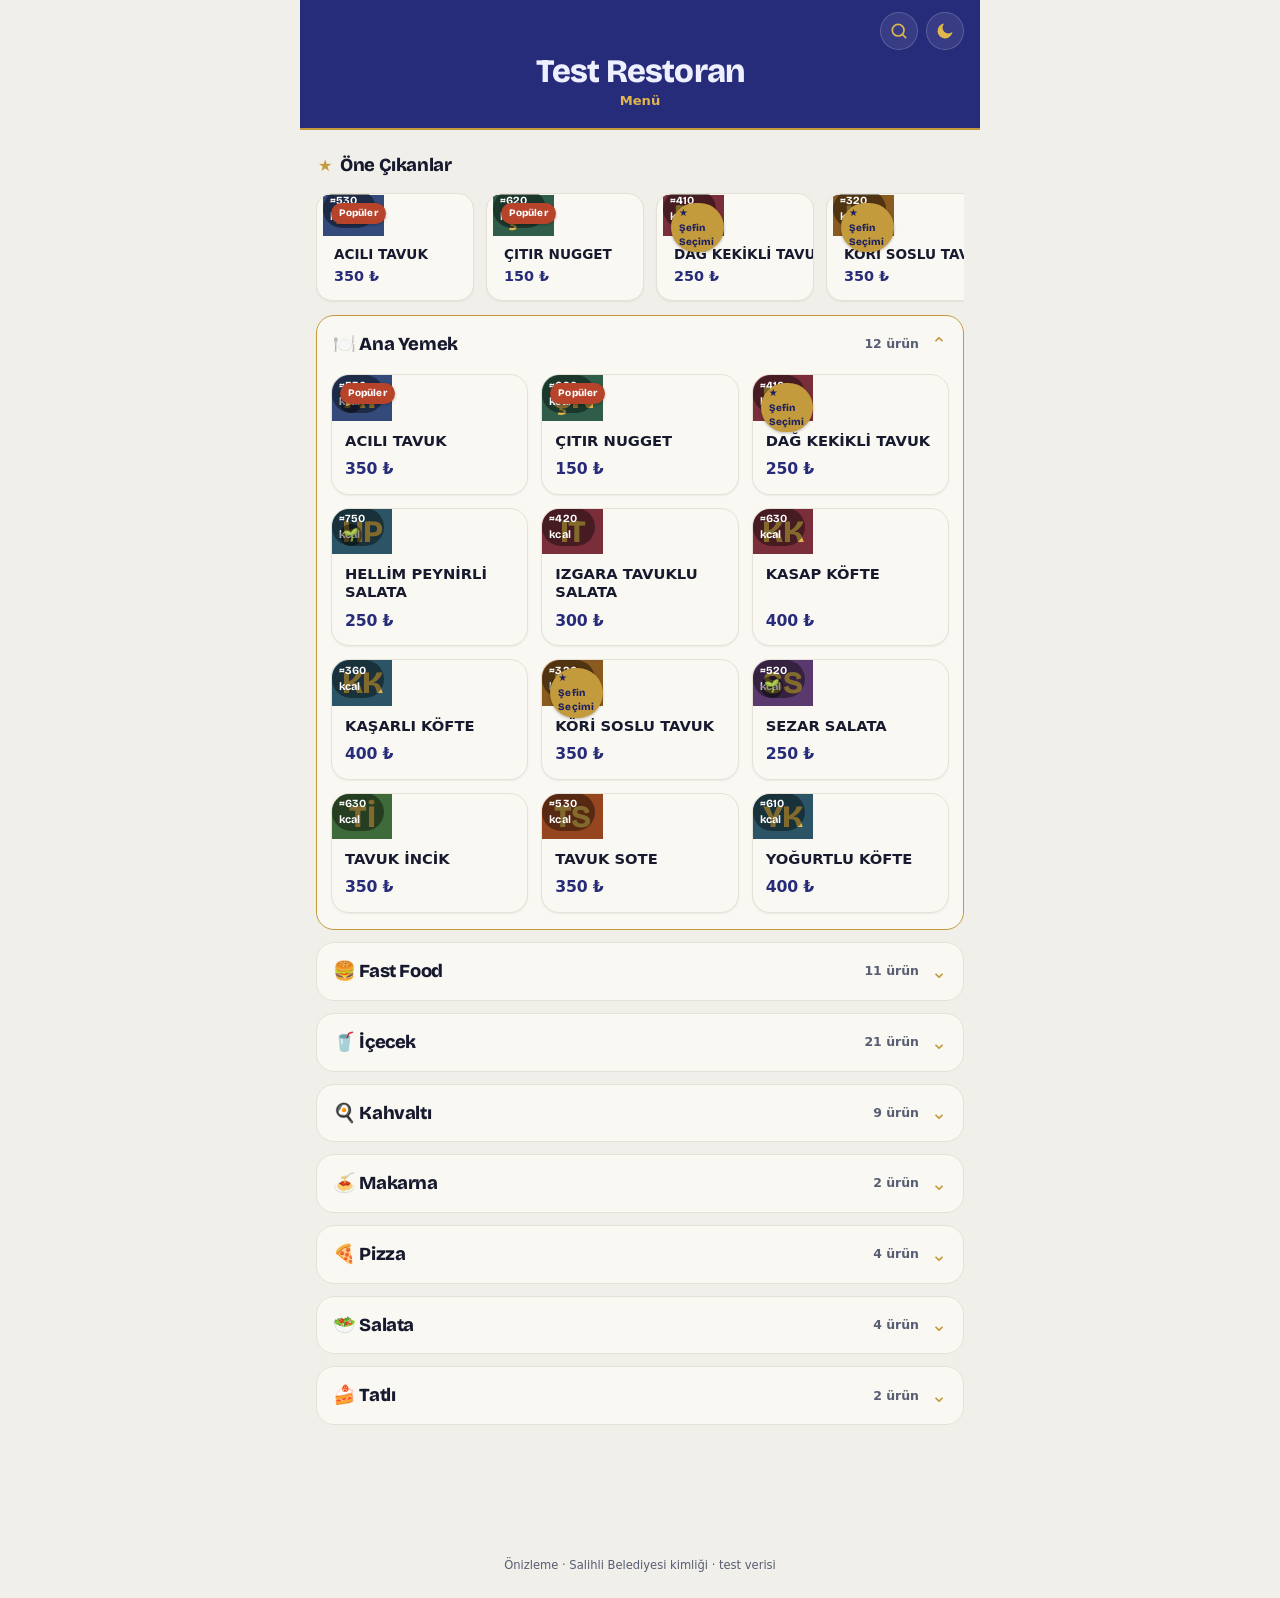
<file: themes/accordion/index.html>
<!doctype html>
<html lang="tr">
<head>
<meta charset="utf-8" />
<meta name="viewport" content="width=device-width, initial-scale=1, viewport-fit=cover" />
<title>Test Restoran — Menü</title>
<link rel="preconnect" href="https://fonts.googleapis.com">
<link rel="preconnect" href="https://fonts.gstatic.com" crossorigin>
<link href="https://fonts.googleapis.com/css2?family=Bricolage+Grotesque:opsz,wght@12..96,500..800&display=swap" rel="stylesheet">
<link rel="stylesheet" href="css/base.css">
<link rel="stylesheet" href="css/hero.css">
<link rel="stylesheet" href="css/accordion.css">
<link rel="stylesheet" href="css/cards.css">
<link rel="stylesheet" href="css/featured.css">
<link rel="stylesheet" href="css/badges.css">
<link rel="stylesheet" href="css/buttons.css">
<link rel="stylesheet" href="css/modals.css">
<link rel="stylesheet" href="css/cart.css">
<link rel="stylesheet" href="css/search.css">
<link rel="stylesheet" href="css/animations.css">
<script>try{var t=localStorage.getItem('qrm-theme');document.documentElement.dataset.theme=t==='dark'?'dark':'light';}catch(e){document.documentElement.dataset.theme='light';}</script>
</head>
<body>
  <div class="app" id="app"></div>
  <div class="cartbar" id="cartbar" hidden>
    <div class="cartbar__info">
      <strong id="cbCount">0 ürün</strong>
      <span id="cbTotals">0 kcal</span>
    </div>
    <button class="cartbar__btn" id="cbOpen">Tabağımı Gör</button>
  </div>

  <div class="modal" id="itemModal" hidden aria-modal="true" role="dialog" aria-labelledby="mName">
    <div class="modal__scrim" data-close></div>
    <div class="modal__card" role="document">
      <button class="modal__close" data-close aria-label="Kapat">&times;</button>
      <div class="modal__media" id="mMedia" aria-hidden="true"></div>
      <div class="modal__body">
        <p class="modal__cat" id="mCat"></p>
        <h2 class="modal__name" id="mName"></h2>
        <div class="modal__tags" id="mTags"></div>
        <div class="modal__metarow">
          <span class="modal__price" id="mPrice"></span>
        </div>
        <p class="modal__desc" id="mDesc"></p>
        <div class="modal__actions">
          <button class="btn btn--primary" id="btnAdd">Tabağıma Ekle</button>
          <button class="btn btn--allergen" id="btnAllergens">Alerjenler</button>
        </div>
      </div>
    </div>
  </div>

  <div class="modal modal--top" id="allergenModal" hidden aria-modal="true" role="dialog" aria-labelledby="alTitle">
    <div class="modal__scrim" data-close></div>
    <div class="modal__card" role="document">
      <button class="modal__close" data-close aria-label="Kapat">&times;</button>
      <div class="amodal">
        <h2 class="amodal__title" id="alTitle">Alerjen Bilgisi</h2>
        <p class="amodal__item" id="alItem"></p>
        <div class="amodal__tags" id="alTags"></div>
        <p class="amodal__warn" id="alWarn"></p>
      </div>
    </div>
  </div>

  <div class="modal" id="cartModal" hidden aria-modal="true" role="dialog" aria-labelledby="cartTitle">
    <div class="modal__scrim" data-close></div>
    <div class="modal__card" role="document">
      <button class="modal__close" data-close aria-label="Kapat">&times;</button>
      <div class="cart">
        <h2 class="cart__title" id="cartTitle">Tabağım</h2>
        <p class="cart__note">Tabağındaki ürünlerin kalori ve fiyat toplamı — sipariş oluşturmaz.</p>
        <div class="cart__list" id="cartList"></div>
        <div class="cart__foot">
          <div class="cart__totals">
            <div class="kcal" id="cartKcal">0 kcal</div>
            <div class="money" id="cartMoney">0 ₺</div>
          </div>
          <button class="cart__clear" id="btnClear">Temizle</button>
        </div>
      </div>
    </div>
  </div>

  <div class="modal" id="searchModal" hidden aria-modal="true" role="dialog" aria-labelledby="searchTitle">
    <div class="modal__scrim" data-close></div>
    <div class="modal__card" role="document">
      <button class="modal__close" data-close aria-label="Kapat">&times;</button>
      <div class="search">
        <h2 class="search__title" id="searchTitle">Ürün Ara</h2>
        <label class="search__box">
          <svg viewBox="0 0 24 24" fill="none" stroke="currentColor" stroke-width="2" stroke-linecap="round" aria-hidden="true"><circle cx="11" cy="11" r="7"/><path d="M20 20l-3.5-3.5"/></svg>
          <input type="search" id="searchInput" placeholder="Ürün adı veya açıklama…" autocomplete="off" aria-label="Ürün ara">
        </label>
        <div class="search__results" id="searchResults"></div>
        <p class="search__empty" id="searchEmpty" hidden>Sonuç bulunamadı.</p>
      </div>
    </div>
  </div>

  <script src="js/data.js"></script>
  <script src="js/app.js"></script>
</body>
</html>
</file>
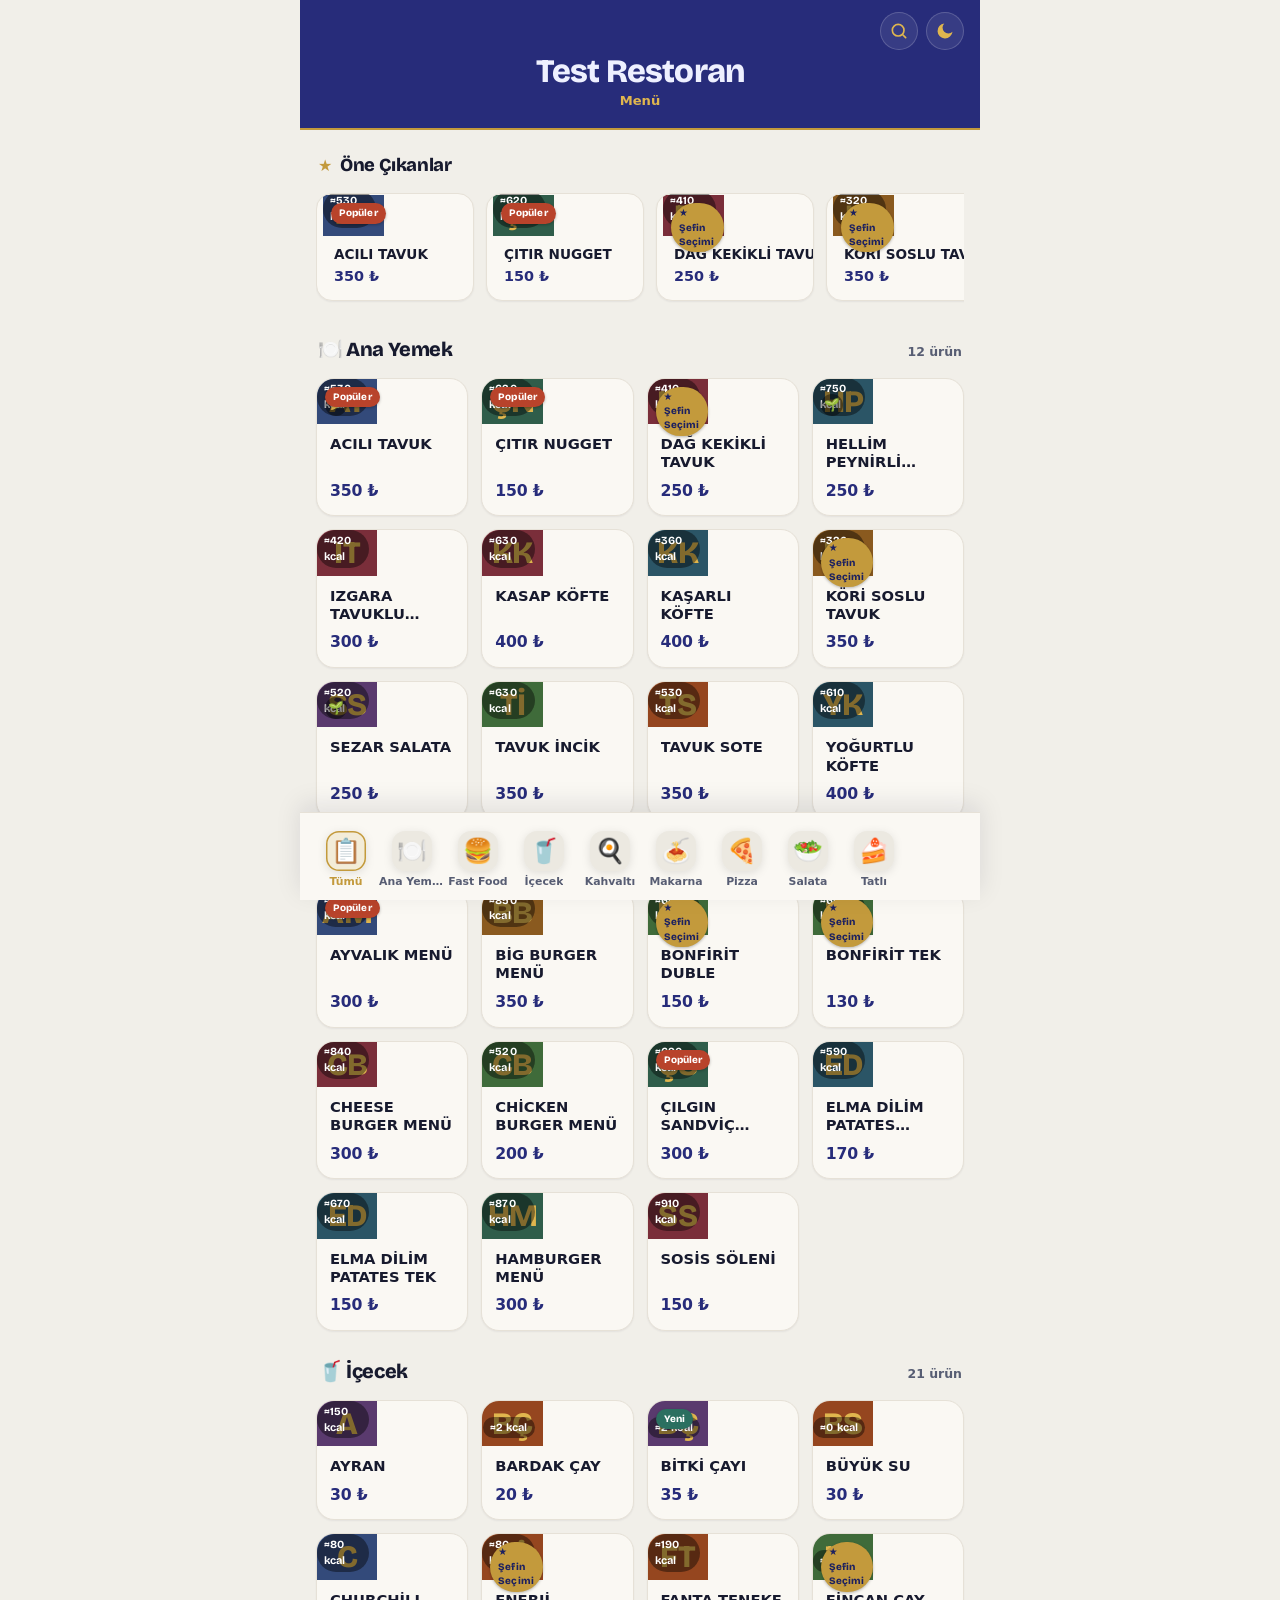
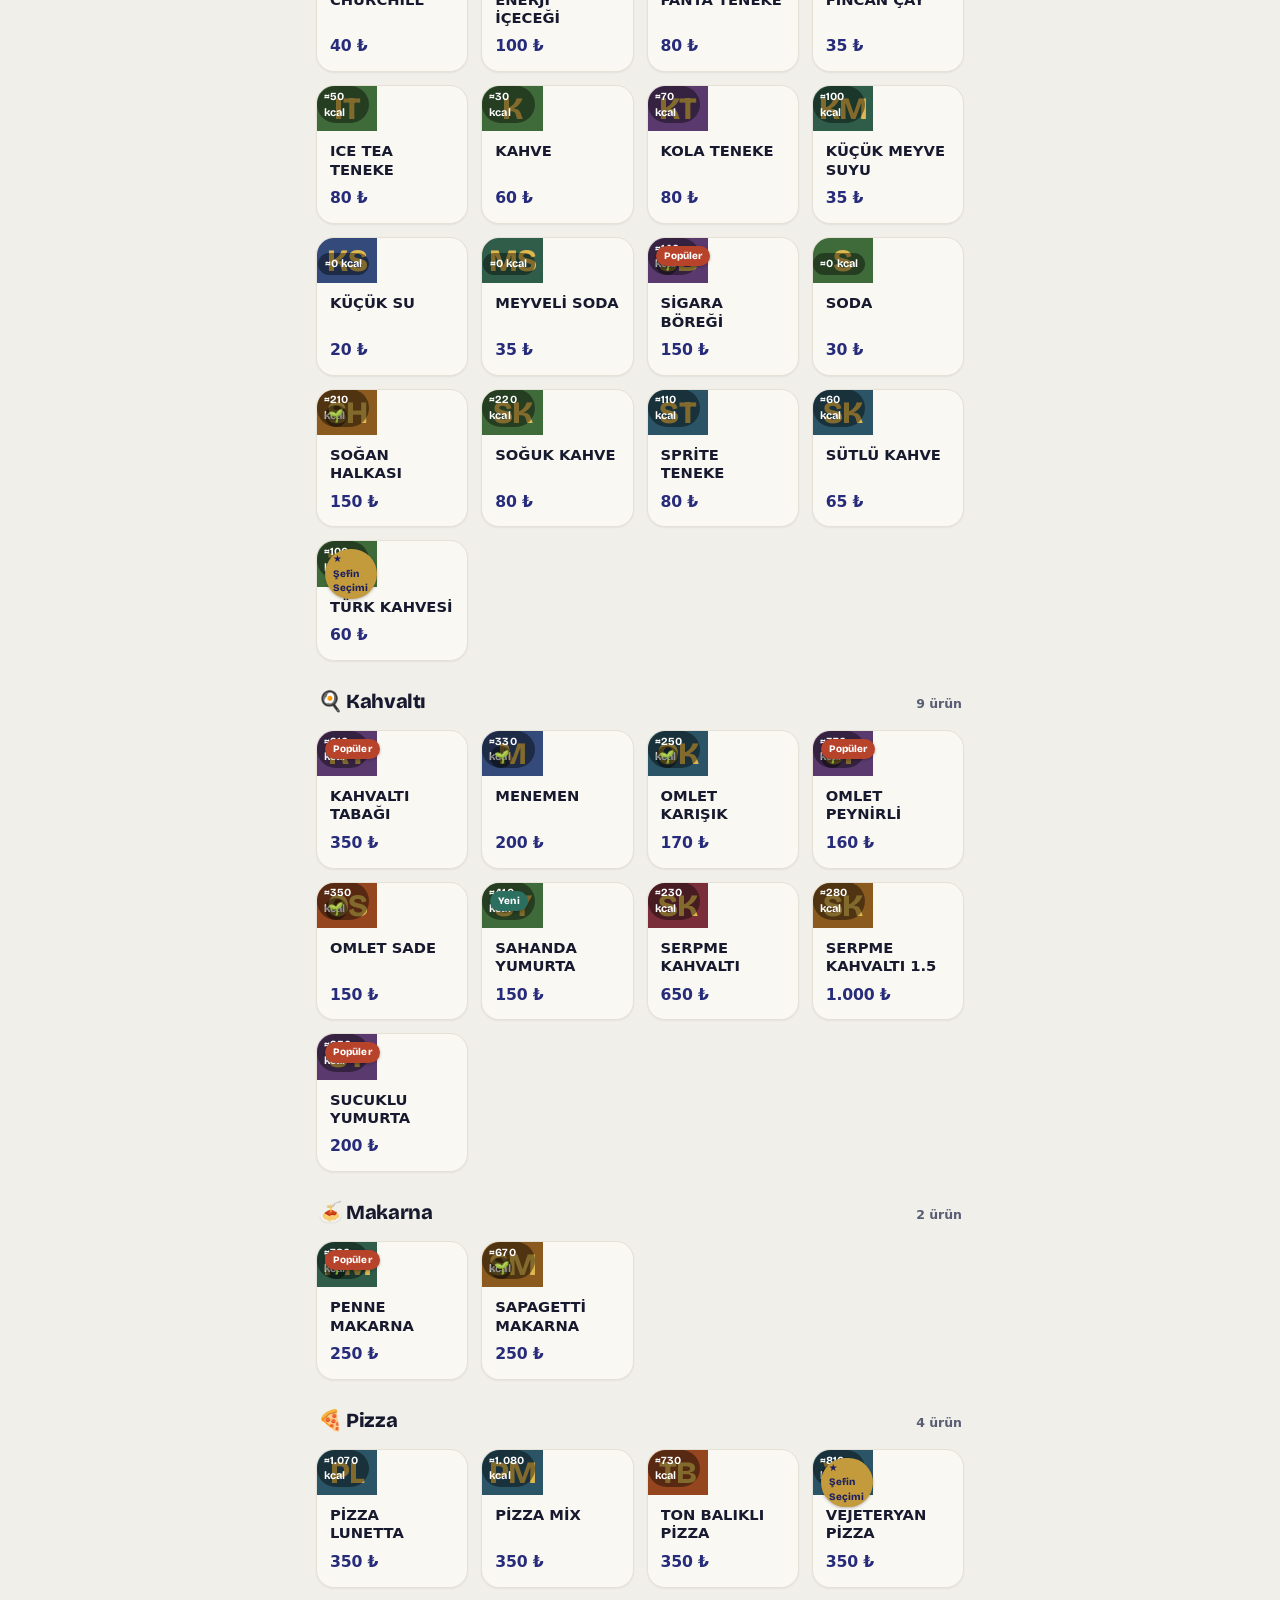
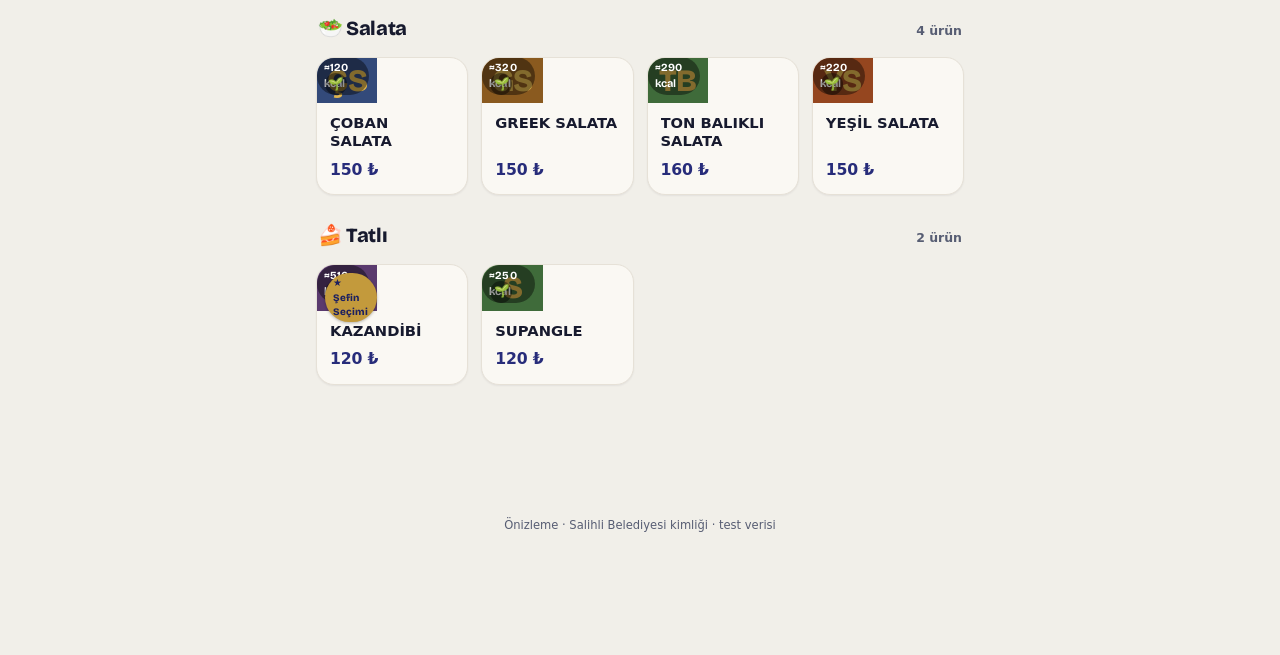
<file: themes/modern/index.html>
<!doctype html>
<html lang="tr">
<head>
<meta charset="utf-8" />
<meta name="viewport" content="width=device-width, initial-scale=1, viewport-fit=cover" />
<title>Test Restoran — Menü</title>
<link rel="preconnect" href="https://fonts.googleapis.com">
<link rel="preconnect" href="https://fonts.gstatic.com" crossorigin>
<link href="https://fonts.googleapis.com/css2?family=Bricolage+Grotesque:opsz,wght@12..96,500..800&display=swap" rel="stylesheet">
<link rel="stylesheet" href="css/base.css">
<link rel="stylesheet" href="css/hero.css">
<link rel="stylesheet" href="css/tabs.css">
<link rel="stylesheet" href="css/cards.css">
<link rel="stylesheet" href="css/featured.css">
<link rel="stylesheet" href="css/badges.css">
<link rel="stylesheet" href="css/buttons.css">
<link rel="stylesheet" href="css/modals.css">
<link rel="stylesheet" href="css/cart.css">
<link rel="stylesheet" href="css/search.css">
<link rel="stylesheet" href="css/animations.css">
<script>try{var t=localStorage.getItem('qrm-theme');document.documentElement.dataset.theme=t==='dark'?'dark':'light';}catch(e){document.documentElement.dataset.theme='light';}</script>
</head>
<body>
  <div class="app" id="app"></div>

  <div class="cartbar" id="cartbar" hidden>
    <div class="cartbar__info">
      <strong id="cbCount">0 ürün</strong>
      <span id="cbTotals">0 kcal</span>
    </div>
    <button class="cartbar__btn" id="cbOpen">Tabağımı Gör</button>
  </div>

  <div class="modal" id="itemModal" hidden aria-modal="true" role="dialog" aria-labelledby="mName">
    <div class="modal__scrim" data-close></div>
    <div class="modal__card" role="document">
      <button class="modal__close" data-close aria-label="Kapat">&times;</button>
      <div class="modal__media" id="mMedia" aria-hidden="true"></div>
      <div class="modal__body">
        <p class="modal__cat" id="mCat"></p>
        <h2 class="modal__name" id="mName"></h2>
        <div class="modal__tags" id="mTags"></div>
        <div class="modal__metarow">
          <span class="modal__price" id="mPrice"></span>
        </div>
        <p class="modal__desc" id="mDesc"></p>
        <div class="modal__actions">
          <button class="btn btn--primary" id="btnAdd">Tabağıma Ekle</button>
          <button class="btn btn--allergen" id="btnAllergens">Alerjenler</button>
        </div>
      </div>
    </div>
  </div>

  <div class="modal modal--top" id="allergenModal" hidden aria-modal="true" role="dialog" aria-labelledby="alTitle">
    <div class="modal__scrim" data-close></div>
    <div class="modal__card" role="document">
      <button class="modal__close" data-close aria-label="Kapat">&times;</button>
      <div class="amodal">
        <h2 class="amodal__title" id="alTitle">Alerjen Bilgisi</h2>
        <p class="amodal__item" id="alItem"></p>
        <div class="amodal__tags" id="alTags"></div>
        <p class="amodal__warn" id="alWarn"></p>
      </div>
    </div>
  </div>

  <div class="modal" id="cartModal" hidden aria-modal="true" role="dialog" aria-labelledby="cartTitle">
    <div class="modal__scrim" data-close></div>
    <div class="modal__card" role="document">
      <button class="modal__close" data-close aria-label="Kapat">&times;</button>
      <div class="cart">
        <h2 class="cart__title" id="cartTitle">Tabağım</h2>
        <p class="cart__note">Tabağındaki ürünlerin kalori ve fiyat toplamı — sipariş oluşturmaz.</p>
        <div class="cart__list" id="cartList"></div>
        <div class="cart__foot">
          <div class="cart__totals">
            <div class="kcal" id="cartKcal">0 kcal</div>
            <div class="money" id="cartMoney">0 ₺</div>
          </div>
          <button class="cart__clear" id="btnClear">Temizle</button>
        </div>
      </div>
    </div>
  </div>

  <div class="modal" id="searchModal" hidden aria-modal="true" role="dialog" aria-labelledby="searchTitle">
    <div class="modal__scrim" data-close></div>
    <div class="modal__card" role="document">
      <button class="modal__close" data-close aria-label="Kapat">&times;</button>
      <div class="search">
        <h2 class="search__title" id="searchTitle">Ürün Ara</h2>
        <label class="search__box">
          <svg viewBox="0 0 24 24" fill="none" stroke="currentColor" stroke-width="2" stroke-linecap="round" aria-hidden="true"><circle cx="11" cy="11" r="7"/><path d="M20 20l-3.5-3.5"/></svg>
          <input type="search" id="searchInput" placeholder="Ürün adı veya açıklama…" autocomplete="off" aria-label="Ürün ara">
        </label>
        <div class="search__results" id="searchResults"></div>
        <p class="search__empty" id="searchEmpty" hidden>Sonuç bulunamadı.</p>
      </div>
    </div>
  </div>

  <script src="js/data.js"></script>
  <script src="js/app.js"></script>
</body>
</html>
</file>
<file: themes/accordion/css/base.css>
:root{
  --navy:#272c7a; --navy-deep:#1c2060; --gold:#c39a3c; --gold-bright:#e0b64e; --gold-soft:#f3ecd8;
  /* yüzeyler */
  --bg:#f1efe9; --surface:#faf8f3; --surface-2:#ece9e1; --ink:#171a2e; --muted:#575d73; --line:#e6e1d7;
  --price:#272c7a;
  --warn:#a15b18; --warn-soft:#fbe8cf;           /* alerjen uyarısı */
  --pop:#b8432b; --new:#2b6f60;                   /* rozet renkleri */
  --band:var(--navy); --on-band:#eef0ff; --on-band-muted:#b7bdea;
  --shadow-sm:0 1px 2px rgba(20,22,45,.06);
  --shadow-md:0 6px 20px rgba(20,22,45,.10);
  --shadow-xl:0 30px 70px rgba(15,17,40,.32);
  --r-card:18px;
  --font:system-ui,-apple-system,"Segoe UI",Roboto,"Helvetica Neue",Arial,sans-serif;
  --display:"Bricolage Grotesque",var(--font);
  --ease:cubic-bezier(.22,1,.36,1);
  --max:680px;
  --z-nav:20; --z-cartbar:40; --z-modal:60; --z-modal-top:70;
}
:root[data-theme="dark"]{
  --navy:#2c3288; --navy-deep:#20255f; --gold:#d3aa46; --gold-bright:#ecc25c; --gold-soft:#2a2617;
  --bg:#0d0f18; --surface:#161a28; --surface-2:#1e2334; --ink:#eef0f8; --muted:#9aa1ba; --line:#28304a;
  --price:#dfe3ff; --warn:#e6b26a; --warn-soft:#33270f;
  --on-band:#eef0ff; --on-band-muted:#aeb4e6;
  --shadow-sm:0 1px 2px rgba(0,0,0,.4); --shadow-md:0 8px 22px rgba(0,0,0,.42); --shadow-xl:0 30px 70px rgba(0,0,0,.6);
}

*{box-sizing:border-box}
html,body{margin:0;padding:0}
body{background:var(--bg);color:var(--ink);font-family:var(--font);line-height:1.45;-webkit-font-smoothing:antialiased}
.app{max-width:var(--max);margin:0 auto;min-height:100dvh}
button{font:inherit;color:inherit}

footer{text-align:center;color:var(--muted);font-size:.72rem;padding:12px 16px 24px}
</file>
<file: themes/accordion/css/hero.css>
.hero{background:var(--band);color:var(--on-band);padding:12px 16px 18px;border-bottom:2px solid var(--gold);text-align:center}
.hero__actions{display:flex;justify-content:flex-end;gap:8px;margin-bottom:4px}
.hero__row{display:flex;flex-direction:column;align-items:center;gap:2px}
.hero__name{margin:0;max-width:20ch;font-family:var(--display);font-size:clamp(1.5rem,6.4vw,2.05rem);font-weight:800;letter-spacing:-.025em;line-height:1.08;text-align:center;text-wrap:balance;overflow-wrap:normal;word-break:keep-all}
.hero__sub{margin:0;font-size:.82rem;color:var(--gold-bright);font-weight:700}
.hero__btn{width:38px;height:38px;border-radius:50%;border:1px solid rgba(255,255,255,.18);background:rgba(255,255,255,.08);color:var(--gold-bright);cursor:pointer;display:flex;align-items:center;justify-content:center;transition:background .16s var(--ease),transform .12s var(--ease)}
.hero__btn:hover{background:rgba(255,255,255,.16)}
.hero__btn:active{transform:scale(.94)}
.hero__btn:focus-visible{outline:2px solid var(--gold);outline-offset:2px}
.hero__btn svg{width:20px;height:20px}
</file>
<file: themes/accordion/css/accordion.css>
.accordion{display:flex;flex-direction:column;gap:12px;margin-top:6px}
.acc{background:var(--surface);border:1px solid var(--line);border-radius:var(--r-card);overflow:hidden;transition:border-color .16s var(--ease)}
.acc.is-open{border-color:var(--gold)}
.acc__head{width:100%;display:flex;align-items:center;gap:12px;padding:15px 16px;background:transparent;border:0;cursor:pointer;text-align:left;color:var(--ink)}
.acc__name{flex:1;font-family:var(--display);font-size:1.15rem;font-weight:800;letter-spacing:-.02em}
.acc__count{flex:0 0 auto;font-size:.78rem;color:var(--muted);font-weight:700}
.acc__chevron{flex:0 0 auto;font-size:1.2rem;line-height:1;color:var(--gold);transition:transform .25s var(--ease)}
.acc.is-open .acc__chevron{transform:rotate(180deg)}
.acc__head:focus-visible{outline:2px solid var(--gold);outline-offset:-3px;border-radius:12px}
.acc__panel{padding:2px 14px 16px}
.acc__panel[hidden]{display:none}
@media (prefers-reduced-motion: reduce){ .acc__chevron{transition:none} }
</file>
<file: themes/accordion/css/cards.css>
main{padding:6px 16px 120px}
.cat{padding-top:26px;scroll-margin-top:64px}
.cat[hidden]{display:none}
.cat__head{display:flex;align-items:baseline;justify-content:space-between;gap:12px;margin:0 2px 14px}
.cat__head h2{margin:0;font-family:var(--display);font-size:1.25rem;font-weight:800;letter-spacing:-.02em}
.cat__head span{font-size:.78rem;color:var(--muted);font-weight:700;flex:0 0 auto}

.grid{display:grid;grid-template-columns:repeat(auto-fill,minmax(150px,1fr));gap:13px}
.card{display:flex;flex-direction:column;text-align:left;cursor:pointer;padding:0;background:var(--surface);border:1px solid var(--line);border-radius:var(--r-card);overflow:hidden;box-shadow:var(--shadow-sm);transition:transform .16s var(--ease),box-shadow .16s var(--ease),border-color .16s var(--ease)}
@media (hover:hover){ .card:hover{transform:translateY(-3px);box-shadow:var(--shadow-md);border-color:var(--gold)} }
.card:active{transform:translateY(-1px) scale(.985)}
.card:focus-visible{outline:2px solid var(--gold);outline-offset:2px}
.card__tile{position:relative;aspect-ratio:4/3;display:flex;align-items:center;justify-content:center;font-family:var(--display);font-size:1.95rem;font-weight:800;color:var(--gold-bright);letter-spacing:-.02em}
.card__kcal{position:absolute;bottom:8px;right:8px;background:rgba(0,0,0,.42);color:#fff;font-size:.68rem;font-weight:700;padding:3px 7px;border-radius:999px;letter-spacing:.01em}
.card__body{padding:11px 13px 13px;display:flex;flex-direction:column;gap:8px;flex:1}
.card__name{font-size:.92rem;font-weight:700;line-height:1.25;display:-webkit-box;-webkit-line-clamp:2;-webkit-box-orient:vertical;overflow:hidden}
.card__price{margin-top:auto;font-size:.98rem;font-weight:800;letter-spacing:-.01em;color:var(--price)}
</file>
<file: themes/accordion/css/featured.css>
.featured[hidden]{display:none}
.featured__title{font-family:var(--display);font-size:1.15rem;font-weight:800;letter-spacing:-.02em;margin:16px 2px 12px;display:flex;align-items:center;gap:8px}
.featured__title::before{content:"★";color:var(--gold);font-size:1rem}
.featured__track{display:flex;gap:12px;overflow-x:auto;scrollbar-width:none;padding:2px 2px 8px;scroll-snap-type:x mandatory}
.featured__track::-webkit-scrollbar{display:none}
.fcard{flex:0 0 158px;scroll-snap-align:start;display:flex;flex-direction:column;text-align:left;background:var(--surface);border:1px solid var(--line);border-radius:16px;overflow:hidden;cursor:pointer;box-shadow:var(--shadow-sm);transition:transform .16s var(--ease),box-shadow .16s var(--ease),border-color .16s var(--ease)}
.fcard:active{transform:scale(.985)}
.fcard:focus-visible{outline:2px solid var(--gold);outline-offset:2px}
.fcard__tile{position:relative;aspect-ratio:3/2;display:flex;align-items:center;justify-content:center;font-family:var(--display);font-size:1.75rem;font-weight:800;color:var(--gold-bright)}
.fcard__body{padding:9px 11px 11px}
.fcard__body strong{display:block;font-size:.85rem;font-weight:700;overflow:hidden;text-overflow:ellipsis;white-space:nowrap}
.fcard__body span{font-size:.9rem;font-weight:800;color:var(--price)}
@media (hover:hover){ .fcard:hover{transform:translateY(-3px);box-shadow:var(--shadow-md);border-color:var(--gold)} }
</file>
<file: themes/accordion/css/badges.css>
.badge{position:absolute;top:8px;left:8px;z-index:1;font-size:.62rem;font-weight:800;padding:3px 8px;border-radius:999px;letter-spacing:.01em;box-shadow:0 1px 3px rgba(0,0,0,.28)}
.badge--chef{background:var(--gold);color:var(--navy-deep)}
.badge--pop{background:var(--pop);color:#fff}
.badge--new{background:var(--new);color:#fff}
.diet{position:absolute;bottom:8px;left:8px;display:flex;gap:4px}
.diet span{width:22px;height:22px;border-radius:50%;background:rgba(0,0,0,.42);display:flex;align-items:center;justify-content:center;font-size:.78rem;line-height:1}
</file>
<file: themes/accordion/css/buttons.css>
.btn{border:0;border-radius:12px;padding:13px 16px;font-size:.95rem;font-weight:700;cursor:pointer;display:inline-flex;align-items:center;justify-content:center;gap:8px;transition:transform .12s var(--ease),background .16s,border-color .16s,color .16s}
.btn:active{transform:scale(.97)}
.btn:focus-visible{outline:2px solid var(--gold);outline-offset:2px}
.btn--primary{background:var(--navy);color:#fff;flex:1}
.btn--primary.is-added{background:var(--gold);color:var(--navy-deep)}
.btn--allergen{background:var(--warn-soft);color:var(--warn);border:1.5px solid transparent}
.btn--allergen:hover{border-color:var(--warn)}
</file>
<file: themes/accordion/css/modals.css>
.modal[hidden]{display:none}
.modal{position:fixed;inset:0;z-index:var(--z-modal);display:flex;align-items:center;justify-content:center;padding:20px}
.modal--top{z-index:var(--z-modal-top)}
.modal__scrim{position:absolute;inset:0;background:rgba(15,16,38,.62);opacity:0;transition:opacity .24s var(--ease)}
.modal.is-open .modal__scrim{opacity:1}
.modal__card{position:relative;width:100%;max-width:400px;max-height:88vh;overflow:auto;background:var(--surface);border-radius:22px;box-shadow:var(--shadow-xl);transform:translateY(10px) scale(.93);opacity:0;transition:transform .26s var(--ease),opacity .26s var(--ease);will-change:transform}
.modal.is-open .modal__card{transform:none;opacity:1}
.modal__close{position:absolute;top:12px;right:12px;z-index:2;width:34px;height:34px;border-radius:50%;border:0;background:rgba(0,0,0,.5);color:#fff;font-size:19px;cursor:pointer;display:flex;align-items:center;justify-content:center}
.modal__close:focus-visible{outline:2px solid var(--gold);outline-offset:2px}

.modal__media{aspect-ratio:16/10;display:flex;align-items:center;justify-content:center;font-family:var(--display);font-size:3.4rem;font-weight:800;color:var(--gold-bright);border-bottom:2px solid var(--gold)}
.modal__body{padding:18px 22px 22px}
.modal__cat{margin:0;font-size:.78rem;color:var(--gold);font-weight:800;letter-spacing:.02em}
.modal__name{margin:5px 0 10px;font-family:var(--display);font-size:1.55rem;font-weight:800;letter-spacing:-.02em;text-wrap:balance}
.modal__tags{display:flex;flex-wrap:wrap;gap:6px;margin:0 0 14px}
.modal__tags:empty{display:none}
.tag{font-size:.75rem;font-weight:700;padding:4px 10px;border-radius:999px}
.tag--chef{background:var(--gold);color:var(--navy-deep)}
.tag--pop{background:var(--pop);color:#fff}
.tag--new{background:var(--new);color:#fff}
.tag--diet{background:var(--surface-2);color:var(--ink);border:1px solid var(--line)}
.tag--kcal{background:var(--surface-2);color:var(--ink);border:1px solid var(--gold)}
.modal__metarow{display:flex;align-items:center;gap:12px;margin:0 0 14px}
.modal__price{font-size:1.4rem;font-weight:800;color:var(--price)}
.modal__desc{margin:0 0 18px;color:var(--muted);font-size:.98rem;max-width:60ch}
.modal__actions{display:flex;gap:10px}

.amodal{padding:24px 22px 26px}
.amodal__title{margin:0;font-family:var(--display);font-size:1.35rem;font-weight:800;letter-spacing:-.02em}
.amodal__item{margin:4px 0 16px;color:var(--muted);font-size:.92rem;font-weight:600}
.amodal__tags{display:flex;flex-wrap:wrap;gap:8px;margin-bottom:16px}
.allergen{display:inline-flex;align-items:center;gap:6px;background:var(--warn-soft);color:var(--warn);border-radius:999px;padding:7px 13px;font-size:.86rem;font-weight:700}
.amodal__warn{margin:0;font-size:.86rem;color:var(--muted);line-height:1.5;border-top:1px solid var(--line);padding-top:14px}
.amodal__none{margin:0;font-size:.95rem;color:var(--muted)}
</file>
<file: themes/accordion/css/cart.css>
.cartbar[hidden]{display:none}
.cartbar{position:fixed;left:50%;bottom:14px;transform:translateX(-50%);width:calc(100% - 28px);max-width:calc(var(--max) - 28px);z-index:var(--z-cartbar);
  display:flex;align-items:center;justify-content:space-between;gap:12px;background:var(--navy);color:#fff;border-radius:16px;padding:12px 14px 12px 18px;box-shadow:var(--shadow-xl);border:1px solid rgba(255,255,255,.08)}
.cartbar.enter{animation:cartIn .3s var(--ease)}
.cartbar__info{display:flex;flex-direction:column;line-height:1.3;min-width:0}
.cartbar__info strong{font-size:.95rem;font-weight:800}
.cartbar__info span{font-size:.8rem;color:var(--on-band-muted)}
.cartbar__info b{color:var(--gold-bright)}
.cartbar__btn{flex:0 0 auto;background:var(--gold);color:var(--navy-deep);border:0;border-radius:11px;padding:10px 16px;font-size:.9rem;font-weight:800;cursor:pointer;transition:transform .12s var(--ease)}
.cartbar__btn:active{transform:scale(.96)}
.cartbar__btn:focus-visible{outline:2px solid #fff;outline-offset:2px}

.cart{padding:22px 20px 22px}
.cart__title{margin:0;font-family:var(--display);font-size:1.4rem;font-weight:800;letter-spacing:-.02em}
.cart__note{margin:3px 0 16px;font-size:.8rem;color:var(--muted)}
.cart__list{display:flex;flex-direction:column;gap:10px;margin-bottom:16px}
.cart__empty{color:var(--muted);font-size:.95rem;text-align:center;padding:24px 0}
.cart__empty-ic{display:block;font-size:2rem;margin-bottom:8px}
.cart__empty small{display:block;margin-top:6px;font-size:.82rem;opacity:.85}

.cartline{display:flex;align-items:center;gap:12px;padding:11px 12px;background:var(--surface-2);border-radius:13px}
.cartline__info{min-width:0;flex:1}
.cartline__info strong{display:block;font-size:.9rem;font-weight:700;overflow:hidden;text-overflow:ellipsis;white-space:nowrap}
.cartline__info span{font-size:.78rem;color:var(--muted)}
.cartline__info b{color:var(--price);font-weight:800}
.qty{display:flex;align-items:center;gap:2px;background:var(--surface);border:1px solid var(--line);border-radius:10px;overflow:hidden}
.qty button{width:32px;height:32px;border:0;background:transparent;font-size:18px;font-weight:700;cursor:pointer;color:var(--ink);display:flex;align-items:center;justify-content:center}
.qty button:hover{background:var(--surface-2)}
.qty span{min-width:24px;text-align:center;font-size:.9rem;font-weight:800}
.cart__foot{display:flex;align-items:center;justify-content:space-between;gap:12px;border-top:1px solid var(--line);padding-top:16px}
.cart__totals{line-height:1.35}
.cart__totals .kcal{font-size:.82rem;color:var(--muted);font-weight:700}
.cart__totals .money{font-size:1.35rem;font-weight:800;color:var(--price);letter-spacing:-.01em}
.cart__clear{background:transparent;border:0;color:var(--warn);font-size:.85rem;font-weight:700;cursor:pointer;padding:8px}
.cart__clear:focus-visible{outline:2px solid var(--gold);outline-offset:2px}
</file>
<file: themes/accordion/css/search.css>
.search{padding:22px 20px 22px}
.search__title{margin:0 0 14px;font-family:var(--display);font-size:1.35rem;font-weight:800;letter-spacing:-.02em}
.search__box{position:relative;margin-bottom:14px}
.search__box input{width:100%;padding:12px 14px 12px 42px;border:1.5px solid var(--line);border-radius:12px;background:var(--surface-2);color:var(--ink);font:inherit;font-size:1rem}
.search__box input:focus{outline:none;border-color:var(--gold)}
.search__box svg{position:absolute;left:14px;top:50%;transform:translateY(-50%);width:18px;height:18px;color:var(--muted)}
.search__results{display:flex;flex-direction:column;gap:8px;max-height:52vh;overflow:auto}
.sresult{display:flex;align-items:center;gap:12px;padding:9px;border-radius:12px;background:var(--surface-2);cursor:pointer;text-align:left;border:0;width:100%;color:inherit}
.sresult:hover{background:var(--line)}
.sresult:focus-visible{outline:2px solid var(--gold);outline-offset:2px}
.sresult__mono{width:42px;height:42px;border-radius:10px;flex:0 0 auto;display:flex;align-items:center;justify-content:center;font-family:var(--display);font-weight:800;color:var(--gold-bright);font-size:1rem}
.sresult__info{min-width:0;flex:1}
.sresult__info strong{display:block;font-size:.9rem;font-weight:700;overflow:hidden;text-overflow:ellipsis;white-space:nowrap}
.sresult__info span{font-size:.76rem;color:var(--muted)}
.sresult__price{font-weight:800;color:var(--price);font-size:.9rem;flex:0 0 auto}
.sresult--cat{background:var(--gold-soft)}
.sresult--cat .sresult__mono{font-size:1.2rem}
.sresult__go{flex:0 0 auto;color:var(--gold);font-weight:800;font-size:1.2rem}
.search__empty{color:var(--muted);text-align:center;padding:22px 0;font-size:.95rem}
</file>
<file: themes/accordion/css/animations.css>
@keyframes cartIn{from{opacity:0;transform:translateX(-50%) translateY(14px)}to{opacity:1;transform:translateX(-50%) translateY(0)}}
@keyframes cardIn{from{opacity:0;transform:translateY(10px)}to{opacity:1;transform:none}}
@keyframes bump{0%{transform:scale(1)}30%{transform:scale(1.18)}100%{transform:scale(1)}}
.bump{display:inline-block;animation:bump .32s var(--ease)}

@media (prefers-reduced-motion: reduce){
  *{scroll-behavior:auto !important}
  .tabs__ink{transition:none}
  .card{transition:border-color .16s ease}
  .card:hover,.card:active{transform:none}
  .modal__card{transition:opacity .2s ease;transform:none}
  .modal__scrim{transition:opacity .2s ease}
  .cartbar.enter{animation:none}
  .btn:active,.cartbar__btn:active{transform:none}
  .bump{animation:none}
}
</file>
<file: themes/modern/css/base.css>
:root{
  --navy:#272c7a; --navy-deep:#1c2060; --gold:#c39a3c; --gold-bright:#e0b64e; --gold-soft:#f3ecd8;
  --bg:#f1efe9; --surface:#faf8f3; --surface-2:#ece9e1; --ink:#171a2e; --muted:#575d73; --line:#e6e1d7;
  --price:#272c7a;
  --warn:#a15b18; --warn-soft:#fbe8cf;
  --pop:#b8432b; --new:#2b6f60;
  --band:var(--navy); --on-band:#eef0ff; --on-band-muted:#b7bdea;
  --shadow-sm:0 1px 2px rgba(20,22,45,.06);
  --shadow-md:0 6px 20px rgba(20,22,45,.10);
  --shadow-xl:0 30px 70px rgba(15,17,40,.32);
  --r-card:18px;
  --font:system-ui,-apple-system,"Segoe UI",Roboto,"Helvetica Neue",Arial,sans-serif;
  --display:"Bricolage Grotesque",var(--font);
  --ease:cubic-bezier(.22,1,.36,1);
  --max:680px;
  --dock-h:82px;
  --z-nav:20; --z-cartbar:40; --z-modal:60; --z-modal-top:70;
}
:root[data-theme="dark"]{
  --navy:#2c3288; --navy-deep:#20255f; --gold:#d3aa46; --gold-bright:#ecc25c; --gold-soft:#2a2617;
  --bg:#0d0f18; --surface:#161a28; --surface-2:#1e2334; --ink:#eef0f8; --muted:#9aa1ba; --line:#28304a;
  --price:#dfe3ff; --warn:#e6b26a; --warn-soft:#33270f;
  --on-band:#eef0ff; --on-band-muted:#aeb4e6;
  --shadow-sm:0 1px 2px rgba(0,0,0,.4); --shadow-md:0 8px 22px rgba(0,0,0,.42); --shadow-xl:0 30px 70px rgba(0,0,0,.6);
}

*{box-sizing:border-box}
html,body{margin:0;padding:0}
body{background:var(--bg);color:var(--ink);font-family:var(--font);line-height:1.45;-webkit-font-smoothing:antialiased}
.app{max-width:var(--max);margin:0 auto;min-height:100dvh}
button{font:inherit;color:inherit}

footer{text-align:center;color:var(--muted);font-size:.72rem;padding:12px 16px 24px}
</file>
<file: themes/modern/css/hero.css>
.hero{background:var(--band);color:var(--on-band);padding:12px 16px 18px;border-bottom:2px solid var(--gold);text-align:center}
.hero__actions{display:flex;justify-content:flex-end;gap:8px;margin-bottom:4px}
.hero__row{display:flex;flex-direction:column;align-items:center;gap:2px}

.hero__name{margin:0;max-width:20ch;font-family:var(--display);font-size:clamp(1.5rem,6.4vw,2.05rem);font-weight:800;letter-spacing:-.025em;line-height:1.08;text-align:center;text-wrap:balance;overflow-wrap:normal;word-break:keep-all}
.hero__sub{margin:0;font-size:.82rem;color:var(--gold-bright);font-weight:700}
.hero__btn{width:38px;height:38px;border-radius:50%;border:1px solid rgba(255,255,255,.18);background:rgba(255,255,255,.08);color:var(--gold-bright);cursor:pointer;display:flex;align-items:center;justify-content:center;transition:background .16s var(--ease),transform .12s var(--ease)}
.hero__btn:hover{background:rgba(255,255,255,.16)}
.hero__btn:active{transform:scale(.94)}
.hero__btn:focus-visible{outline:2px solid var(--gold);outline-offset:2px}
.hero__btn svg{width:20px;height:20px}
</file>
<file: themes/modern/css/tabs.css>
.dock{position:fixed;left:50%;bottom:0;transform:translateX(-50%);width:100%;max-width:var(--max);z-index:var(--z-nav);
  background:var(--surface);border-top:1px solid var(--line);box-shadow:0 -8px 24px rgba(20,22,45,.10);
  padding:5px 6px calc(5px + env(safe-area-inset-bottom))}
.dock__track{display:flex;align-items:flex-end;gap:2px;overflow-x:auto;scrollbar-width:none;padding:11px 8px 3px;scroll-behavior:smooth}
.dock__track::-webkit-scrollbar{display:none}
.dock__item{flex:0 0 auto;display:flex;flex-direction:column;align-items:center;gap:3px;width:64px;padding:2px 4px;border:0;background:transparent;cursor:pointer;color:var(--muted);
  transform-origin:bottom center;transition:transform .12s var(--ease),color .18s var(--ease);will-change:transform}
.dock__ic{width:40px;height:40px;display:flex;align-items:center;justify-content:center;font-size:1.5rem;line-height:1;border-radius:13px;background:var(--surface-2);
  transition:background .18s var(--ease),box-shadow .18s var(--ease);filter:drop-shadow(0 2px 4px rgba(0,0,0,.10))}
.dock__label{font-size:.68rem;font-weight:700;white-space:nowrap;max-width:66px;overflow:hidden;text-overflow:ellipsis}
.dock__item[aria-selected="true"]{color:var(--ink)}
.dock__item[aria-selected="true"] .dock__ic{background:var(--gold-soft);box-shadow:inset 0 0 0 1.5px var(--gold)}
.dock__item[aria-selected="true"] .dock__label{color:var(--gold);font-weight:800}
.dock__item:focus-visible{outline:2px solid var(--gold);outline-offset:2px;border-radius:12px}

.app{padding-bottom:calc(var(--dock-h) + 16px)}

@media (prefers-reduced-motion: reduce){ .dock__item{transition:color .18s ease} }
</file>
<file: themes/modern/css/cards.css>
main{padding:6px 16px 120px}
.cat{padding-top:26px;scroll-margin-top:64px}
.cat[hidden]{display:none}
.cat__head{display:flex;align-items:baseline;justify-content:space-between;gap:12px;margin:0 2px 14px}
.cat__head h2{margin:0;font-family:var(--display);font-size:1.25rem;font-weight:800;letter-spacing:-.02em}
.cat__head span{font-size:.78rem;color:var(--muted);font-weight:700;flex:0 0 auto}

.grid{display:grid;grid-template-columns:repeat(auto-fill,minmax(150px,1fr));gap:13px}
.card{display:flex;flex-direction:column;text-align:left;cursor:pointer;padding:0;background:var(--surface);border:1px solid var(--line);border-radius:var(--r-card);overflow:hidden;box-shadow:var(--shadow-sm);transition:transform .16s var(--ease),box-shadow .16s var(--ease),border-color .16s var(--ease)}
@media (hover:hover){ .card:hover{transform:translateY(-3px);box-shadow:var(--shadow-md);border-color:var(--gold)} }
.card:active{transform:translateY(-1px) scale(.985)}
.card:focus-visible{outline:2px solid var(--gold);outline-offset:2px}
.card__tile{position:relative;aspect-ratio:4/3;display:flex;align-items:center;justify-content:center;font-family:var(--display);font-size:1.95rem;font-weight:800;color:var(--gold-bright);letter-spacing:-.02em}
.card__kcal{position:absolute;bottom:8px;right:8px;background:rgba(0,0,0,.42);color:#fff;font-size:.68rem;font-weight:700;padding:3px 7px;border-radius:999px;letter-spacing:.01em}
.card__body{padding:11px 13px 13px;display:flex;flex-direction:column;gap:8px;flex:1}
.card__name{font-size:.92rem;font-weight:700;line-height:1.25;display:-webkit-box;-webkit-line-clamp:2;-webkit-box-orient:vertical;overflow:hidden}
.card__price{margin-top:auto;font-size:.98rem;font-weight:800;letter-spacing:-.01em;color:var(--price)}
</file>
<file: themes/modern/css/featured.css>
.featured[hidden]{display:none}
.featured__title{font-family:var(--display);font-size:1.15rem;font-weight:800;letter-spacing:-.02em;margin:16px 2px 12px;display:flex;align-items:center;gap:8px}
.featured__title::before{content:"★";color:var(--gold);font-size:1rem}
.featured__track{display:flex;gap:12px;overflow-x:auto;scrollbar-width:none;padding:2px 2px 8px;scroll-snap-type:x mandatory}
.featured__track::-webkit-scrollbar{display:none}
.fcard{flex:0 0 158px;scroll-snap-align:start;display:flex;flex-direction:column;text-align:left;background:var(--surface);border:1px solid var(--line);border-radius:16px;overflow:hidden;cursor:pointer;box-shadow:var(--shadow-sm);transition:transform .16s var(--ease),box-shadow .16s var(--ease),border-color .16s var(--ease)}
.fcard:active{transform:scale(.985)}
.fcard:focus-visible{outline:2px solid var(--gold);outline-offset:2px}
.fcard__tile{position:relative;aspect-ratio:3/2;display:flex;align-items:center;justify-content:center;font-family:var(--display);font-size:1.75rem;font-weight:800;color:var(--gold-bright)}
.fcard__body{padding:9px 11px 11px}
.fcard__body strong{display:block;font-size:.85rem;font-weight:700;overflow:hidden;text-overflow:ellipsis;white-space:nowrap}
.fcard__body span{font-size:.9rem;font-weight:800;color:var(--price)}
@media (hover:hover){ .fcard:hover{transform:translateY(-3px);box-shadow:var(--shadow-md);border-color:var(--gold)} }
</file>
<file: themes/modern/css/badges.css>
.badge{position:absolute;top:8px;left:8px;z-index:1;font-size:.62rem;font-weight:800;padding:3px 8px;border-radius:999px;letter-spacing:.01em;box-shadow:0 1px 3px rgba(0,0,0,.28)}
.badge--chef{background:var(--gold);color:var(--navy-deep)}
.badge--pop{background:var(--pop);color:#fff}
.badge--new{background:var(--new);color:#fff}
.diet{position:absolute;bottom:8px;left:8px;display:flex;gap:4px}
.diet span{width:22px;height:22px;border-radius:50%;background:rgba(0,0,0,.42);display:flex;align-items:center;justify-content:center;font-size:.78rem;line-height:1}
</file>
<file: themes/modern/css/buttons.css>
.btn{border:0;border-radius:12px;padding:13px 16px;font-size:.95rem;font-weight:700;cursor:pointer;display:inline-flex;align-items:center;justify-content:center;gap:8px;transition:transform .12s var(--ease),background .16s,border-color .16s,color .16s}
.btn:active{transform:scale(.97)}
.btn:focus-visible{outline:2px solid var(--gold);outline-offset:2px}
.btn--primary{background:var(--navy);color:#fff;flex:1}
.btn--primary.is-added{background:var(--gold);color:var(--navy-deep)}
.btn--allergen{background:var(--warn-soft);color:var(--warn);border:1.5px solid transparent}
.btn--allergen:hover{border-color:var(--warn)}
</file>
<file: themes/modern/css/modals.css>
.modal[hidden]{display:none}
.modal{position:fixed;inset:0;z-index:var(--z-modal);display:flex;align-items:center;justify-content:center;padding:20px}
.modal--top{z-index:var(--z-modal-top)}
.modal__scrim{position:absolute;inset:0;background:rgba(15,16,38,.62);opacity:0;transition:opacity .24s var(--ease)}
.modal.is-open .modal__scrim{opacity:1}
.modal__card{position:relative;width:100%;max-width:400px;max-height:88vh;overflow:auto;background:var(--surface);border-radius:22px;box-shadow:var(--shadow-xl);transform:translateY(10px) scale(.93);opacity:0;transition:transform .26s var(--ease),opacity .26s var(--ease);will-change:transform}
.modal.is-open .modal__card{transform:none;opacity:1}
.modal__close{position:absolute;top:12px;right:12px;z-index:2;width:34px;height:34px;border-radius:50%;border:0;background:rgba(0,0,0,.5);color:#fff;font-size:19px;cursor:pointer;display:flex;align-items:center;justify-content:center}
.modal__close:focus-visible{outline:2px solid var(--gold);outline-offset:2px}

.modal__media{aspect-ratio:16/10;display:flex;align-items:center;justify-content:center;font-family:var(--display);font-size:3.4rem;font-weight:800;color:var(--gold-bright);border-bottom:2px solid var(--gold)}
.modal__body{padding:18px 22px 22px}
.modal__cat{margin:0;font-size:.78rem;color:var(--gold);font-weight:800;letter-spacing:.02em}
.modal__name{margin:5px 0 10px;font-family:var(--display);font-size:1.55rem;font-weight:800;letter-spacing:-.02em;text-wrap:balance}
.modal__tags{display:flex;flex-wrap:wrap;gap:6px;margin:0 0 14px}
.modal__tags:empty{display:none}
.tag{font-size:.75rem;font-weight:700;padding:4px 10px;border-radius:999px}
.tag--chef{background:var(--gold);color:var(--navy-deep)}
.tag--pop{background:var(--pop);color:#fff}
.tag--new{background:var(--new);color:#fff}
.tag--diet{background:var(--surface-2);color:var(--ink);border:1px solid var(--line)}
.tag--kcal{background:var(--surface-2);color:var(--ink);border:1px solid var(--gold)}
.modal__metarow{display:flex;align-items:center;gap:12px;margin:0 0 14px}
.modal__price{font-size:1.4rem;font-weight:800;color:var(--price)}
.modal__desc{margin:0 0 18px;color:var(--muted);font-size:.98rem;max-width:60ch}
.modal__actions{display:flex;gap:10px}

.amodal{padding:24px 22px 26px}
.amodal__title{margin:0;font-family:var(--display);font-size:1.35rem;font-weight:800;letter-spacing:-.02em}
.amodal__item{margin:4px 0 16px;color:var(--muted);font-size:.92rem;font-weight:600}
.amodal__tags{display:flex;flex-wrap:wrap;gap:8px;margin-bottom:16px}
.allergen{display:inline-flex;align-items:center;gap:6px;background:var(--warn-soft);color:var(--warn);border-radius:999px;padding:7px 13px;font-size:.86rem;font-weight:700}
.amodal__warn{margin:0;font-size:.86rem;color:var(--muted);line-height:1.5;border-top:1px solid var(--line);padding-top:14px}
.amodal__none{margin:0;font-size:.95rem;color:var(--muted)}
</file>
<file: themes/modern/css/cart.css>
.cartbar[hidden]{display:none}
.cartbar{position:fixed;left:50%;bottom:calc(var(--dock-h) + 12px);transform:translateX(-50%);width:calc(100% - 28px);max-width:calc(var(--max) - 28px);z-index:var(--z-cartbar);
  display:flex;align-items:center;justify-content:space-between;gap:12px;background:var(--navy);color:#fff;border-radius:16px;padding:12px 14px 12px 18px;box-shadow:var(--shadow-xl);border:1px solid rgba(255,255,255,.08)}
.cartbar.enter{animation:cartIn .3s var(--ease)}
.cartbar__info{display:flex;flex-direction:column;line-height:1.3;min-width:0}
.cartbar__info strong{font-size:.95rem;font-weight:800}
.cartbar__info span{font-size:.8rem;color:var(--on-band-muted)}
.cartbar__info b{color:var(--gold-bright)}
.cartbar__btn{flex:0 0 auto;background:var(--gold);color:var(--navy-deep);border:0;border-radius:11px;padding:10px 16px;font-size:.9rem;font-weight:800;cursor:pointer;transition:transform .12s var(--ease)}
.cartbar__btn:active{transform:scale(.96)}
.cartbar__btn:focus-visible{outline:2px solid #fff;outline-offset:2px}

.cart{padding:22px 20px 22px}
.cart__title{margin:0;font-family:var(--display);font-size:1.4rem;font-weight:800;letter-spacing:-.02em}
.cart__note{margin:3px 0 16px;font-size:.8rem;color:var(--muted)}
.cart__list{display:flex;flex-direction:column;gap:10px;margin-bottom:16px}
.cart__empty{color:var(--muted);font-size:.95rem;text-align:center;padding:24px 0}
.cart__empty-ic{display:block;font-size:2rem;margin-bottom:8px}
.cart__empty small{display:block;margin-top:6px;font-size:.82rem;opacity:.85}

.cartline{display:flex;align-items:center;gap:12px;padding:11px 12px;background:var(--surface-2);border-radius:13px}
.cartline__info{min-width:0;flex:1}
.cartline__info strong{display:block;font-size:.9rem;font-weight:700;overflow:hidden;text-overflow:ellipsis;white-space:nowrap}
.cartline__info span{font-size:.78rem;color:var(--muted)}
.cartline__info b{color:var(--price);font-weight:800}
.qty{display:flex;align-items:center;gap:2px;background:var(--surface);border:1px solid var(--line);border-radius:10px;overflow:hidden}
.qty button{width:32px;height:32px;border:0;background:transparent;font-size:18px;font-weight:700;cursor:pointer;color:var(--ink);display:flex;align-items:center;justify-content:center}
.qty button:hover{background:var(--surface-2)}
.qty span{min-width:24px;text-align:center;font-size:.9rem;font-weight:800}
.cart__foot{display:flex;align-items:center;justify-content:space-between;gap:12px;border-top:1px solid var(--line);padding-top:16px}
.cart__totals{line-height:1.35}
.cart__totals .kcal{font-size:.82rem;color:var(--muted);font-weight:700}
.cart__totals .money{font-size:1.35rem;font-weight:800;color:var(--price);letter-spacing:-.01em}
.cart__clear{background:transparent;border:0;color:var(--warn);font-size:.85rem;font-weight:700;cursor:pointer;padding:8px}
.cart__clear:focus-visible{outline:2px solid var(--gold);outline-offset:2px}
</file>
<file: themes/modern/css/search.css>
.search{padding:22px 20px 22px}
.search__title{margin:0 0 14px;font-family:var(--display);font-size:1.35rem;font-weight:800;letter-spacing:-.02em}
.search__box{position:relative;margin-bottom:14px}
.search__box input{width:100%;padding:12px 14px 12px 42px;border:1.5px solid var(--line);border-radius:12px;background:var(--surface-2);color:var(--ink);font:inherit;font-size:1rem}
.search__box input:focus{outline:none;border-color:var(--gold)}
.search__box svg{position:absolute;left:14px;top:50%;transform:translateY(-50%);width:18px;height:18px;color:var(--muted)}
.search__results{display:flex;flex-direction:column;gap:8px;max-height:52vh;overflow:auto}
.sresult{display:flex;align-items:center;gap:12px;padding:9px;border-radius:12px;background:var(--surface-2);cursor:pointer;text-align:left;border:0;width:100%;color:inherit}
.sresult:hover{background:var(--line)}
.sresult:focus-visible{outline:2px solid var(--gold);outline-offset:2px}
.sresult__mono{width:42px;height:42px;border-radius:10px;flex:0 0 auto;display:flex;align-items:center;justify-content:center;font-family:var(--display);font-weight:800;color:var(--gold-bright);font-size:1rem}
.sresult__info{min-width:0;flex:1}
.sresult__info strong{display:block;font-size:.9rem;font-weight:700;overflow:hidden;text-overflow:ellipsis;white-space:nowrap}
.sresult__info span{font-size:.76rem;color:var(--muted)}
.sresult__price{font-weight:800;color:var(--price);font-size:.9rem;flex:0 0 auto}
.sresult--cat{background:var(--gold-soft)}
.sresult--cat .sresult__mono{font-size:1.2rem}
.sresult__go{flex:0 0 auto;color:var(--gold);font-weight:800;font-size:1.2rem}
.search__empty{color:var(--muted);text-align:center;padding:22px 0;font-size:.95rem}
</file>
<file: themes/modern/css/animations.css>
@keyframes cartIn{from{opacity:0;transform:translateX(-50%) translateY(14px)}to{opacity:1;transform:translateX(-50%) translateY(0)}}
@keyframes cardIn{from{opacity:0;transform:translateY(10px)}to{opacity:1;transform:none}}
@keyframes bump{0%{transform:scale(1)}30%{transform:scale(1.18)}100%{transform:scale(1)}}
.bump{display:inline-block;animation:bump .32s var(--ease)}

@media (prefers-reduced-motion: reduce){
  *{scroll-behavior:auto !important}
  .tabs__ink{transition:none}
  .card{transition:border-color .16s ease}
  .card:hover,.card:active{transform:none}
  .modal__card{transition:opacity .2s ease;transform:none}
  .modal__scrim{transition:opacity .2s ease}
  .cartbar.enter{animation:none}
  .btn:active,.cartbar__btn:active{transform:none}
  .bump{animation:none}
}
</file>
